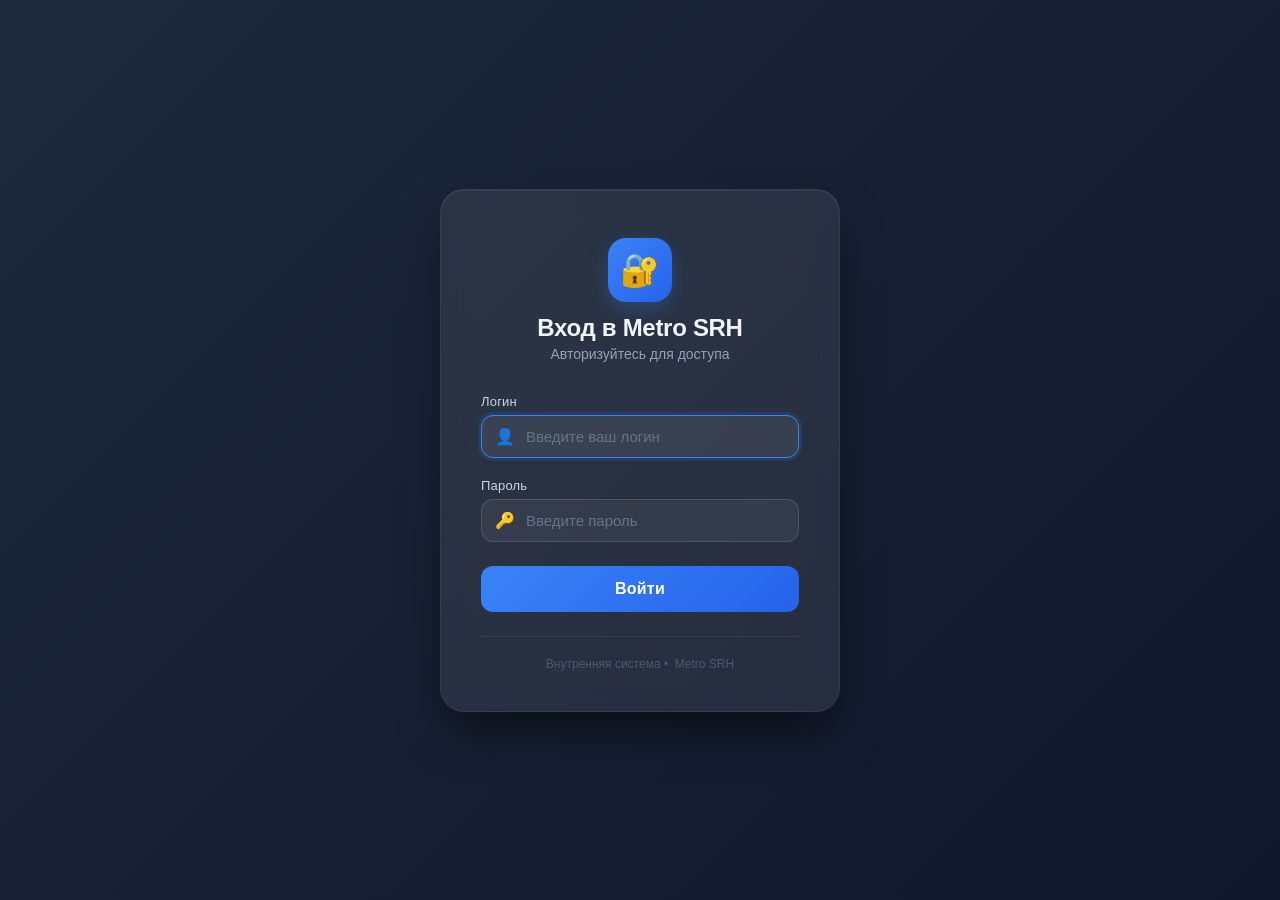
<file: WebMetroSR/wwwroot/login.html>
﻿﻿
<!DOCTYPE html>
<html lang="ru">
<head>
    <meta charset="UTF-8">
    <meta name="viewport" content="width=device-width, initial-scale=1.0">
    <title>Вход в систему</title>
    <link rel="stylesheet" href="css/style.css">
    <style>
        /* Переопределяем фон для страницы входа */
        body.login-page {
            display: flex;
            justify-content: center;
            align-items: center;
            min-height: 100vh;
            margin: 0;
            background: linear-gradient(135deg, #1e293b 0%, #0f172a 100%);
            font-family: 'Inter', -apple-system, BlinkMacSystemFont, 'Segoe UI', Roboto, sans-serif;
        }

        .login-container {
            background: rgba(255, 255, 255, 0.08);
            backdrop-filter: blur(12px);
            -webkit-backdrop-filter: blur(12px);
            border-radius: 24px;
            padding: 48px 40px 40px;
            width: 400px;
            max-width: 94%;
            box-shadow: 0 25px 50px -12px rgba(0, 0, 0, 0.6), inset 0 1px 1px rgba(255, 255, 255, 0.06);
            border: 1px solid rgba(255, 255, 255, 0.06);
            transition: all 0.2s ease;
        }

        .login-logo {
            text-align: center;
            margin-bottom: 32px;
        }

            .login-logo .icon {
                display: inline-flex;
                align-items: center;
                justify-content: center;
                width: 64px;
                height: 64px;
                background: linear-gradient(135deg, #3b82f6, #2563eb);
                border-radius: 18px;
                font-size: 32px;
                color: white;
                box-shadow: 0 8px 20px rgba(59, 130, 246, 0.25);
                margin-bottom: 12px;
            }

            .login-logo h2 {
                margin: 0;
                font-size: 24px;
                font-weight: 600;
                color: #f1f5f9;
                letter-spacing: -0.3px;
            }

            .login-logo p {
                margin: 4px 0 0;
                color: #94a3b8;
                font-size: 14px;
            }

        .form-group {
            margin-bottom: 20px;
        }

            .form-group label {
                display: block;
                margin-bottom: 6px;
                color: #cbd5e1;
                font-size: 13px;
                font-weight: 500;
                letter-spacing: 0.2px;
            }

        .input-wrapper {
            position: relative;
        }

            .input-wrapper .input-icon {
                position: absolute;
                left: 14px;
                top: 50%;
                transform: translateY(-50%);
                color: #64748b;
                font-size: 16px;
                pointer-events: none;
            }

        .form-group input {
            width: 100%;
            padding: 12px 16px 12px 44px;
            border: 1px solid rgba(255, 255, 255, 0.12);
            background: rgba(255, 255, 255, 0.06);
            color: #f1f5f9;
            border-radius: 12px;
            font-size: 15px;
            transition: all 0.2s ease;
            box-sizing: border-box;
            outline: none;
            font-family: inherit;
        }

            .form-group input::placeholder {
                color: #64748b;
                font-weight: 300;
            }

            .form-group input:focus {
                border-color: #3b82f6;
                background: rgba(255, 255, 255, 0.08);
                box-shadow: 0 0 0 3px rgba(59, 130, 246, 0.15);
            }

            .form-group input:-webkit-autofill {
                -webkit-box-shadow: 0 0 0 1000px #1e293b inset !important;
                -webkit-text-fill-color: #f1f5f9 !important;
            }

        .login-container button {
            width: 100%;
            padding: 14px;
            background: linear-gradient(135deg, #3b82f6, #2563eb);
            color: #fff;
            border: none;
            border-radius: 12px;
            font-size: 16px;
            font-weight: 600;
            cursor: pointer;
            transition: all 0.2s ease;
            margin-top: 4px;
            letter-spacing: 0.2px;
            font-family: inherit;
        }

            .login-container button:hover {
                background: linear-gradient(135deg, #2563eb, #1d4ed8);
                transform: translateY(-1px);
                box-shadow: 0 8px 25px rgba(59, 130, 246, 0.3);
            }

            .login-container button:active {
                transform: translateY(0);
                box-shadow: none;
            }

            .login-container button:disabled {
                opacity: 0.6;
                cursor: not-allowed;
                transform: none;
                box-shadow: none;
            }

        #loginError {
            margin-top: 16px;
            text-align: center;
            color: #f87171;
            font-size: 14px;
            font-weight: 500;
            display: none;
            padding: 8px 12px;
            background: rgba(248, 113, 113, 0.08);
            border-radius: 8px;
            border: 1px solid rgba(248, 113, 113, 0.15);
        }

        .login-footer {
            margin-top: 24px;
            text-align: center;
            color: #64748b;
            font-size: 12px;
            border-top: 1px solid rgba(255, 255, 255, 0.06);
            padding-top: 20px;
        }

            .login-footer span {
                opacity: 0.6;
            }

        /* Адаптивность */
        @media (max-width: 480px) {
            .login-container {
                padding: 32px 24px 28px;
            }

            .login-logo .icon {
                width: 52px;
                height: 52px;
                font-size: 26px;
            }

            .login-logo h2 {
                font-size: 20px;
            }

            .form-group input {
                padding: 10px 14px 10px 40px;
                font-size: 14px;
            }
        }
    </style>
</head>
<body class="login-page">
    <div class="login-container">
        <div class="login-logo">
            <div class="icon">🔐</div>
            <h2>Вход в Metro SRH</h2>
            <p>Авторизуйтесь для доступа</p>
        </div>

        <form id="loginForm">
            <div class="form-group">
                <label for="loginInput">Логин</label>
                <div class="input-wrapper">
                    <span class="input-icon">👤</span>
                    <input type="text" id="loginInput" placeholder="Введите ваш логин" required autofocus>
                </div>
            </div>
            <div class="form-group">
                <label for="passwordInput">Пароль</label>
                <div class="input-wrapper">
                    <span class="input-icon">🔑</span>
                    <input type="password" id="passwordInput" placeholder="Введите пароль" required>
                </div>
            </div>
            <button type="submit" id="loginBtn">Войти</button>
            <div id="loginError"></div>
        </form>

        <div class="login-footer">
            <span>Внутренняя система • &nbsp;Metro SRH</span>
        </div>
    </div>

    <script>
        document.getElementById('loginForm').addEventListener('submit', async (e) => {
            e.preventDefault();
            const login = document.getElementById('loginInput').value.trim();
            const password = document.getElementById('passwordInput').value;
            const errorDiv = document.getElementById('loginError');
            const loginBtn = document.getElementById('loginBtn');

            loginBtn.disabled = true;
            loginBtn.textContent = '⏳ Вход...';
            errorDiv.style.display = 'none';
            errorDiv.textContent = '';

            try {
                const formData = new FormData();
                formData.append('login', login);
                formData.append('password', password);

                const res = await fetch('/api/auth/login', {
                    method: 'POST',
                    body: formData
                });

                const data = await res.json();

                if (data.success) {
                    window.location.href = '/Index.html';
                } else {
                    errorDiv.textContent = data.error || 'Неверный логин или пароль';
                    errorDiv.style.display = 'block';
                }
            } catch (err) {
                errorDiv.textContent = 'Ошибка сети: ' + err.message;
                errorDiv.style.display = 'block';
            } finally {
                loginBtn.disabled = false;
                loginBtn.textContent = 'Войти';
            }
        });
    </script>
</body>
</html>
</file>
<file: WebMetroSR/wwwroot/css/style.css>
:root {
    /* Тёмная тема — ЧИСТЫЙ СЕРЫЙ ФОН */
    --bg-main: #2c2c2c;
    --sidebar-bg: #333333;
    --accent: #3b82f6;
    --accent-hover: #2563eb;
    --text-main: #e5e5e5;
    --text-muted: #a3a3a3;
    --border: #404040;
    --card-bg: #333333;
    --hover-bg: #3f3f3f;
    --code-bg: #262626;
    --modal-overlay: rgba(0,0,0,0.85);
    --danger: #f87171;
    --success: #34d399;
    --warning: #fbbf24;
    --shadow: rgba(0,0,0,0.3);
    --input-bg: #3f3f3f;
}

* {
    box-sizing: border-box;
    margin: 0;
    padding: 0;
}

body {
    font-family: 'Inter', -apple-system, BlinkMacSystemFont, 'Segoe UI', 'Roboto', sans-serif;
    background: var(--bg-main);
    color: var(--text-main);
    height: 100vh;
    display: flex;
    overflow: hidden;
}

.sr-only {
    position: absolute;
    width: 1px;
    height: 1px;
    padding: 0;
    margin: -1px;
    overflow: hidden;
    clip: rect(0, 0, 0, 0);
    white-space: nowrap;
    border: 0;
}

/* Sidebar */
.sidebar {
    width: 280px;
    min-width: 280px;
    background: var(--sidebar-bg);
    border-right: 1px solid var(--border);
    display: flex;
    flex-direction: column;
}

.search-box {
    position: relative;
    padding: 15px;
    border-bottom: 1px solid var(--border);
}

.search-input {
    width: 100%;
    padding: 10px 12px;
    border: 1px solid var(--border);
    border-radius: 8px;
    outline: none;
    font-size: 13px;
    text-transform: uppercase;
    background: var(--input-bg);
    color: var(--text-main);
    font-family: inherit;
    transition: all 0.3s ease;
}

    .search-input:focus {
        border-color: var(--accent);
        box-shadow: 0 0 0 2px rgba(37, 99, 235, 0.1);
    }

.search-loader {
    display: none;
    position: absolute;
    right: 25px;
    top: 27px;
    width: 16px;
    height: 16px;
    border: 2px solid var(--border);
    border-top-color: var(--accent);
    border-radius: 50%;
    animation: spin 0.6s linear infinite;
}

.searching .search-loader {
    display: block;
}

@keyframes spin {
    to {
        transform: rotate(360deg);
    }
}

.tree-view {
    flex-grow: 1;
    overflow-y: auto;
    padding: 10px;
    font-size: 13px;
    scroll-behavior: smooth;
}

    /* Кастомный скроллбар */
    .tree-view::-webkit-scrollbar,
    .content::-webkit-scrollbar,
    .table-container::-webkit-scrollbar {
        width: 8px;
        height: 8px;
    }

    .tree-view::-webkit-scrollbar-track,
    .content::-webkit-scrollbar-track,
    .table-container::-webkit-scrollbar-track {
        background: var(--border);
        border-radius: 4px;
    }

    .tree-view::-webkit-scrollbar-thumb,
    .content::-webkit-scrollbar-thumb,
    .table-container::-webkit-scrollbar-thumb {
        background: var(--accent);
        border-radius: 4px;
    }

        .tree-view::-webkit-scrollbar-thumb:hover,
        .content::-webkit-scrollbar-thumb:hover,
        .table-container::-webkit-scrollbar-thumb:hover {
            background: var(--accent-hover);
        }

details {
    margin-bottom: 4px;
}

summary {
    padding: 8px 10px;
    cursor: pointer;
    border-radius: 8px;
    font-weight: 600;
    list-style: none;
    display: flex;
    align-items: center;
    gap: 8px;
    transition: background 0.2s;
}

    summary:hover {
        background: var(--hover-bg);
    }

    summary::before {
        content: '▶';
        display: inline-block;
        width: 12px;
        font-size: 9px;
        color: var(--text-muted);
        transition: transform 0.2s;
        flex-shrink: 0;
    }

details[open] > summary::before {
    transform: rotate(90deg);
}

.summary-content {
    flex: 1;
    display: flex;
    justify-content: space-between;
    align-items: center;
}

.container-name {
    font-weight: 600;
}

.container-menu-btn {
    background: none;
    border: none;
    font-size: 16px;
    cursor: pointer;
    color: var(--text-muted);
    padding: 0 4px;
    border-radius: 4px;
    line-height: 1;
    transition: all 0.2s;
    flex-shrink: 0;
}

    .container-menu-btn:hover {
        background: var(--hover-bg);
        color: var(--accent);
    }

.context-menu {
    position: fixed;
    background: var(--card-bg);
    border: 1px solid var(--border);
    border-radius: 8px;
    box-shadow: 0 4px 12px var(--shadow);
    z-index: 1000;
    min-width: 220px;
    padding: 5px 0;
}

    .context-menu button {
        width: 100%;
        background: none;
        border: none;
        padding: 10px 15px;
        text-align: left;
        font-size: 13px;
        cursor: pointer;
        color: var(--text-main);
        font-family: inherit;
        transition: background 0.1s;
    }

        .context-menu button:hover {
            background: var(--hover-bg);
            color: var(--accent);
        }

.hosts-list {
    padding-left: 24px;
    display: flex;
    flex-direction: column;
    gap: 2px;
}

.host-item {
    padding: 6px 10px;
    cursor: pointer;
    color: var(--text-muted);
    border-radius: 6px;
    font-family: 'JetBrains Mono', 'SF Mono', monospace;
    font-size: 12px;
    transition: all 0.2s ease;
}

    .host-item:hover {
        background: var(--hover-bg);
        color: var(--accent);
    }

.active-host {
    background: var(--accent) !important;
    color: white !important;
    font-weight: 700 !important;
}

.found-highlight {
    background: var(--warning) !important;
    color: var(--bg-main) !important;
}

/* Main */
.main {
    flex-grow: 1;
    display: flex;
    flex-direction: column;
    overflow: hidden;
}

.header {
    padding: 20px 30px;
    background: var(--sidebar-bg);
    border-bottom: 1px solid var(--border);
    display: flex;
    justify-content: space-between;
    align-items: center;
}

.header-info {
    display: grid;
    grid-template-columns: repeat(2, auto);
    gap: 12px 30px;
}

.info-row {
    display: flex;
    align-items: center;
    gap: 8px;
    font-size: 13px;
}

.label {
    color: var(--text-muted);
    font-weight: 500;
    min-width: 70px;
    font-size: 12px;
}

.val-mono {
    font-family: 'JetBrains Mono', 'SF Mono', monospace;
    font-size: 12px;
    background: var(--code-bg);
    padding: 4px 10px;
    border-radius: 6px;
    color: var(--text-main);
    display: inline-block;
}

.actions {
    display: flex;
    gap: 12px;
}

.btn-act, .tag-btn {
    transition: all 0.2s ease;
    cursor: pointer;
}

.btn-act {
    padding: 8px 16px;
    border: 1px solid var(--border);
    border-radius: 6px;
    background: var(--card-bg);
    color: var(--text-main);
    font-size: 13px;
    font-weight: 500;
    min-width: 120px;
    font-family: inherit;
}

    .btn-act:hover:not(:disabled) {
        background: var(--accent);
        color: white;
        border-color: var(--accent);
    }

/* Кнопка RDP */
.rdp-btn {
    color: white;
    background: var(--rdp-btn-bg);
    border-color: var(--rdp-btn-bg);
}

    .rdp-btn:hover:not(:disabled) {
        background: var(--rdp-btn-hover);
        border-color: var(--rdp-btn-hover);
        transform: translateY(-1px);
        box-shadow: 0 2px 8px rgba(124, 58, 237, 0.3);
    }

.btn-act:disabled, .tag-btn:disabled {
    opacity: 0.5;
    cursor: not-allowed;
}

.tag-btn {
    background: var(--hover-bg);
    border: 1px solid var(--border);
    padding: 4px 10px;
    border-radius: 6px;
    font-size: 11px;
    color: var(--accent);
    font-weight: 600;
    font-family: inherit;
}

    .tag-btn:hover:not(:disabled) {
        background: var(--accent);
        color: white;
    }

.nav-tabs {
    display: flex;
    gap: 30px;
    padding: 0 30px;
    background: var(--sidebar-bg);
    border-bottom: 1px solid var(--border);
}

.tab {
    padding: 12px 0;
    cursor: pointer;
    font-size: 13px;
    font-weight: 600;
    color: var(--text-muted);
    border-bottom: 2px solid transparent;
    font-family: inherit;
    transition: all 0.2s;
}

    .tab:hover:not(.disabled) {
        color: var(--accent);
    }

    .tab.active {
        color: var(--accent);
        border-bottom-color: var(--accent);
    }

    .tab.disabled {
        cursor: not-allowed;
        opacity: 0.5;
        pointer-events: none;
    }

.content {
    flex-grow: 1;
    padding: 25px 30px;
    overflow-y: auto;
}

.pane {
    display: none;
}

    .pane.active {
        display: block;
    }

.data-section {
    background: var(--card-bg);
    border: 1px solid var(--border);
    border-radius: 12px;
    padding: 20px;
    margin-bottom: 20px;
}

.data-grid {
    display: grid;
    grid-template-columns: repeat(2, 1fr);
    gap: 15px 30px;
}

.data-item {
    display: flex;
    flex-direction: column;
    gap: 4px;
}

    .data-item .val-mono {
        font-size: 13px;
        padding: 6px 12px;
        min-height: 32px;
    }

@keyframes pulse {
    0%, 100% {
        opacity: 0.5;
    }

    50% {
        opacity: 1;
    }
}

.loading-text {
    animation: pulse 1.5s infinite;
    color: var(--accent) !important;
}

.storage-box {
    margin-top: 20px;
    padding-top: 20px;
    border-top: 1px solid var(--border);
}

.storage-row {
    display: flex;
    align-items: center;
    gap: 15px;
    margin-bottom: 12px;
}

.grid-layout {
    display: grid;
    grid-template-columns: repeat(3, 1fr);
    gap: 12px;
    margin-bottom: 20px;
}

.disabled-pane-message {
    text-align: center;
    padding: 50px;
    color: var(--text-muted);
    font-size: 14px;
}

/* Логи */
.log-content {
    background: var(--code-bg);
    color: var(--text-main);
    font-family: 'JetBrains Mono', monospace;
    font-size: 12px;
    padding: 16px;
    border-radius: 8px;
    overflow-x: auto;
    white-space: pre-wrap;
    word-break: break-all;
    max-height: 500px;
    overflow-y: auto;
    margin-top: 20px;
    border: 1px solid var(--border);
}

.log-header {
    display: flex;
    justify-content: space-between;
    align-items: center;
    margin-bottom: 10px;
}

.log-error {
    color: var(--danger);
    background: var(--card-bg);
    padding: 12px;
    border-radius: 8px;
    margin-top: 20px;
    border: 1px solid var(--danger);
}

/* Модальные окна */
.modal {
    display: none;
    position: fixed;
    z-index: 2000;
    left: 0;
    top: 0;
    width: 100%;
    height: 100%;
    background-color: var(--modal-overlay);
    backdrop-filter: blur(3px);
    justify-content: center;
    align-items: center;
}

.modal-content {
    background: var(--card-bg);
    border-radius: 16px;
    max-width: 900px;
    width: 90%;
    max-height: 85vh;
    padding: 24px;
    position: relative;
    box-shadow: 0 20px 35px var(--shadow);
    display: flex;
    flex-direction: column;
}

.modal-header {
    display: flex;
    justify-content: space-between;
    align-items: center;
    margin-bottom: 20px;
    padding-bottom: 12px;
    border-bottom: 1px solid var(--border);
    flex-shrink: 0;
}

    .modal-header h2 {
        margin: 0;
        font-size: 20px;
        color: var(--text-main);
        font-weight: 600;
    }

.close-modal {
    font-size: 28px;
    font-weight: bold;
    cursor: pointer;
    background: none;
    border: none;
    padding: 0 8px;
    color: var(--text-muted);
    transition: 0.2s;
}

    .close-modal:hover {
        color: var(--danger);
    }

/* Таблицы */
.data-table {
    width: 100%;
    border-collapse: collapse;
    font-size: 12px;
}

    .data-table th, .data-table td {
        padding: 10px 12px;
        text-align: left;
        border-bottom: 1px solid var(--border);
    }

    .data-table th {
        background: var(--hover-bg);
        font-weight: 600;
        position: sticky;
        top: 0;
        color: var(--text-main);
    }

    .data-table tbody tr:hover {
        background: var(--hover-bg);
    }

.table-container {
    overflow-y: auto;
    flex: 1;
    min-height: 200px;
}

.search-input-table {
    width: 100%;
    padding: 10px 12px;
    border: 1px solid var(--border);
    border-radius: 8px;
    outline: none;
    font-size: 13px;
    margin-bottom: 15px;
    background: var(--input-bg);
    color: var(--text-main);
    font-family: inherit;
}

    .search-input-table:focus {
        border-color: var(--accent);
        box-shadow: 0 0 0 2px rgba(37, 99, 235, 0.1);
    }

.codes-container {
    display: grid;
    grid-template-columns: 1fr 1fr;
    gap: 20px;
    margin-top: 10px;
}

.code-box {
    border: 1px solid var(--border);
    border-radius: 12px;
    padding: 20px;
    text-align: center;
    background: var(--bg-main);
}

    .code-box h3 {
        margin-bottom: 16px;
        font-size: 16px;
        color: var(--text-main);
        font-weight: 500;
    }

#modal-qrcode {
    display: flex;
    justify-content: center;
    align-items: center;
    min-height: 200px;
}

#modal-barcode {
    max-width: 100%;
    background: white;
    padding: 8px;
    border-radius: 8px;
}

.modal-password-hint {
    margin-top: 20px;
    font-size: 12px;
    color: var(--text-muted);
    text-align: center;
    word-break: break-all;
    background: var(--code-bg);
    padding: 10px;
    border-radius: 8px;
}

.groups-list-container {
    max-height: 400px;
    overflow-y: auto;
    margin-top: 10px;
}

.groups-list {
    list-style: none;
    padding: 0;
    margin: 0;
}

    .groups-list li {
        padding: 8px 12px;
        border-bottom: 1px solid var(--border);
        font-family: 'JetBrains Mono', monospace;
        font-size: 12px;
        color: var(--text-main);
    }

        .groups-list li:hover {
            background: var(--hover-bg);
        }

.groups-count {
    margin-top: 15px;
    font-size: 11px;
    color: var(--text-muted);
    text-align: right;
}

/* Адаптация для мобильных устройств */
@media (max-width: 768px) {
    .sidebar {
        width: 240px;
        min-width: 240px;
    }

    .header {
        padding: 15px 20px;
        flex-direction: column;
        gap: 15px;
    }

    .header-info {
        grid-template-columns: 1fr;
        gap: 8px;
    }

    .actions {
        width: 100%;
        justify-content: center;
    }

    .btn-act {
        min-width: 100px;
    }

    .content {
        padding: 15px 20px;
    }

    .data-grid {
        grid-template-columns: 1fr;
        gap: 12px;
    }

    .grid-layout {
        grid-template-columns: 1fr;
    }

    .codes-container {
        grid-template-columns: 1fr;
    }

    .modal-content {
        width: 95%;
        padding: 20px;
    }
}

/* ========== СТРАНИЦА ИНФОРМАЦИИ О КОНТЕЙНЕРЕ ========== */
.container-info-page {
    padding: 20px;
    margin: 0;
    height: 100vh;
    overflow-y: auto;
    background: var(--bg-main);
    color: var(--text-main);
}

    .container-info-page .container {
        max-width: 1400px;
        margin: 0 auto;
        width: 100%;
    }

    .container-info-page .container-header {
        display: flex;
        justify-content: space-between;
        align-items: center;
        margin-bottom: 20px;
        padding-bottom: 15px;
        border-bottom: 1px solid var(--border);
    }

        .container-info-page .container-header h2 {
            display: flex;
            align-items: center;
            gap: 12px;
            font-size: 24px;
            color: var(--text-main);
        }

    .container-info-page .badge {
        padding: 4px 10px;
        border-radius: 20px;
        font-size: 0.75rem;
        background: var(--hover-bg);
        color: var(--text-main);
    }

    .container-info-page .status-bar {
        background: var(--card-bg);
        border: 1px solid var(--border);
        border-radius: 16px;
        padding: 16px 20px;
        margin-bottom: 24px;
        display: flex;
        justify-content: space-between;
        align-items: center;
        flex-wrap: wrap;
        gap: 12px;
    }

    .container-info-page .progress {
        display: flex;
        align-items: center;
        gap: 12px;
        color: var(--text-muted);
    }

        .container-info-page .progress.hidden {
            display: none;
        }

    .container-info-page .spinner {
        width: 20px;
        height: 20px;
        border: 2px solid var(--border);
        border-top-color: var(--accent);
        border-radius: 50%;
        animation: spin 0.6s linear infinite;
    }

    .container-info-page .search-box {
        width: 260px;
        padding: 8px 16px;
        border-radius: 40px;
        font-size: 0.9rem;
        background: var(--input-bg);
        border: 1px solid var(--border);
        color: var(--text-main);
    }

        .container-info-page .search-box:focus {
            border-color: var(--accent);
            outline: none;
            box-shadow: 0 0 0 2px rgba(37, 99, 235, 0.1);
        }

        .container-info-page .search-box:disabled {
            opacity: 0.5;
            cursor: not-allowed;
        }

    .container-info-page .export-btn {
        padding: 8px 16px;
        border-radius: 40px;
        font-size: 0.9rem;
        background: var(--accent);
        color: white;
        border: none;
        cursor: pointer;
        transition: 0.2s;
    }

        .container-info-page .export-btn:hover:not(:disabled) {
            background: var(--accent-hover);
            transform: translateY(-1px);
            box-shadow: 0 2px 4px var(--shadow);
        }

        .container-info-page .export-btn:disabled {
            opacity: 0.5;
            cursor: not-allowed;
        }

    .container-info-page .table-container {
        overflow-x: auto;
        border-radius: 16px;
        width: 100%;
    }

    .container-info-page table {
        width: 100%;
        min-width: 1000px;
        border-collapse: collapse;
        background: var(--card-bg);
    }

    .container-info-page th,
    .container-info-page td {
        padding: 12px 16px;
        text-align: left;
        border-bottom: 1px solid var(--border);
        white-space: nowrap;
    }

    .container-info-page th {
        background: var(--hover-bg);
        color: var(--text-main);
        font-weight: 600;
        position: sticky;
        top: 0;
    }

    .container-info-page tr:hover {
        background: var(--hover-bg);
    }

    .container-info-page tr.offline {
        background: rgba(239, 68, 68, 0.1);
    }

    .container-info-page tr.error-row {
        background: rgba(245, 158, 11, 0.1);
    }

    /* Badge статусов */
    .container-info-page .badge-status {
        display: inline-block;
        padding: 4px 8px;
        border-radius: 12px;
        font-size: 0.75rem;
        font-weight: 500;
    }

    .container-info-page .badge-active {
        background: #14532d;
        color: #86efac;
    }

    .container-info-page .badge-online {
        background: #1e3a5f;
        color: #93c5fd;
    }

    .container-info-page .badge-offline {
        background: #7f1d1d;
        color: #fca5a5;
    }

    .container-info-page .badge-error {
        background: #78350f;
        color: #fcd34d;
    }

/* ========== ПАНЕЛЬ ПРИНТЕРОВ ========== */
.printer-panel {
    background: var(--bg-main);
    border-radius: 12px;
    padding: 20px;
    margin-top: 20px;
}

    .printer-panel h3 {
        margin-bottom: 15px;
        font-size: 15px;
        color: var(--text-main);
        font-weight: 500;
    }

    .printer-panel label {
        display: block;
        margin-bottom: 5px;
        font-size: 12px;
        color: var(--text-muted);
    }

.printer-log {
    margin-top: 20px;
    padding: 15px;
    background: var(--code-bg);
    border-radius: 8px;
    color: var(--text-main);
    font-family: 'JetBrains Mono', monospace;
    font-size: 11px;
    border: 1px solid var(--border);
}
</file>
